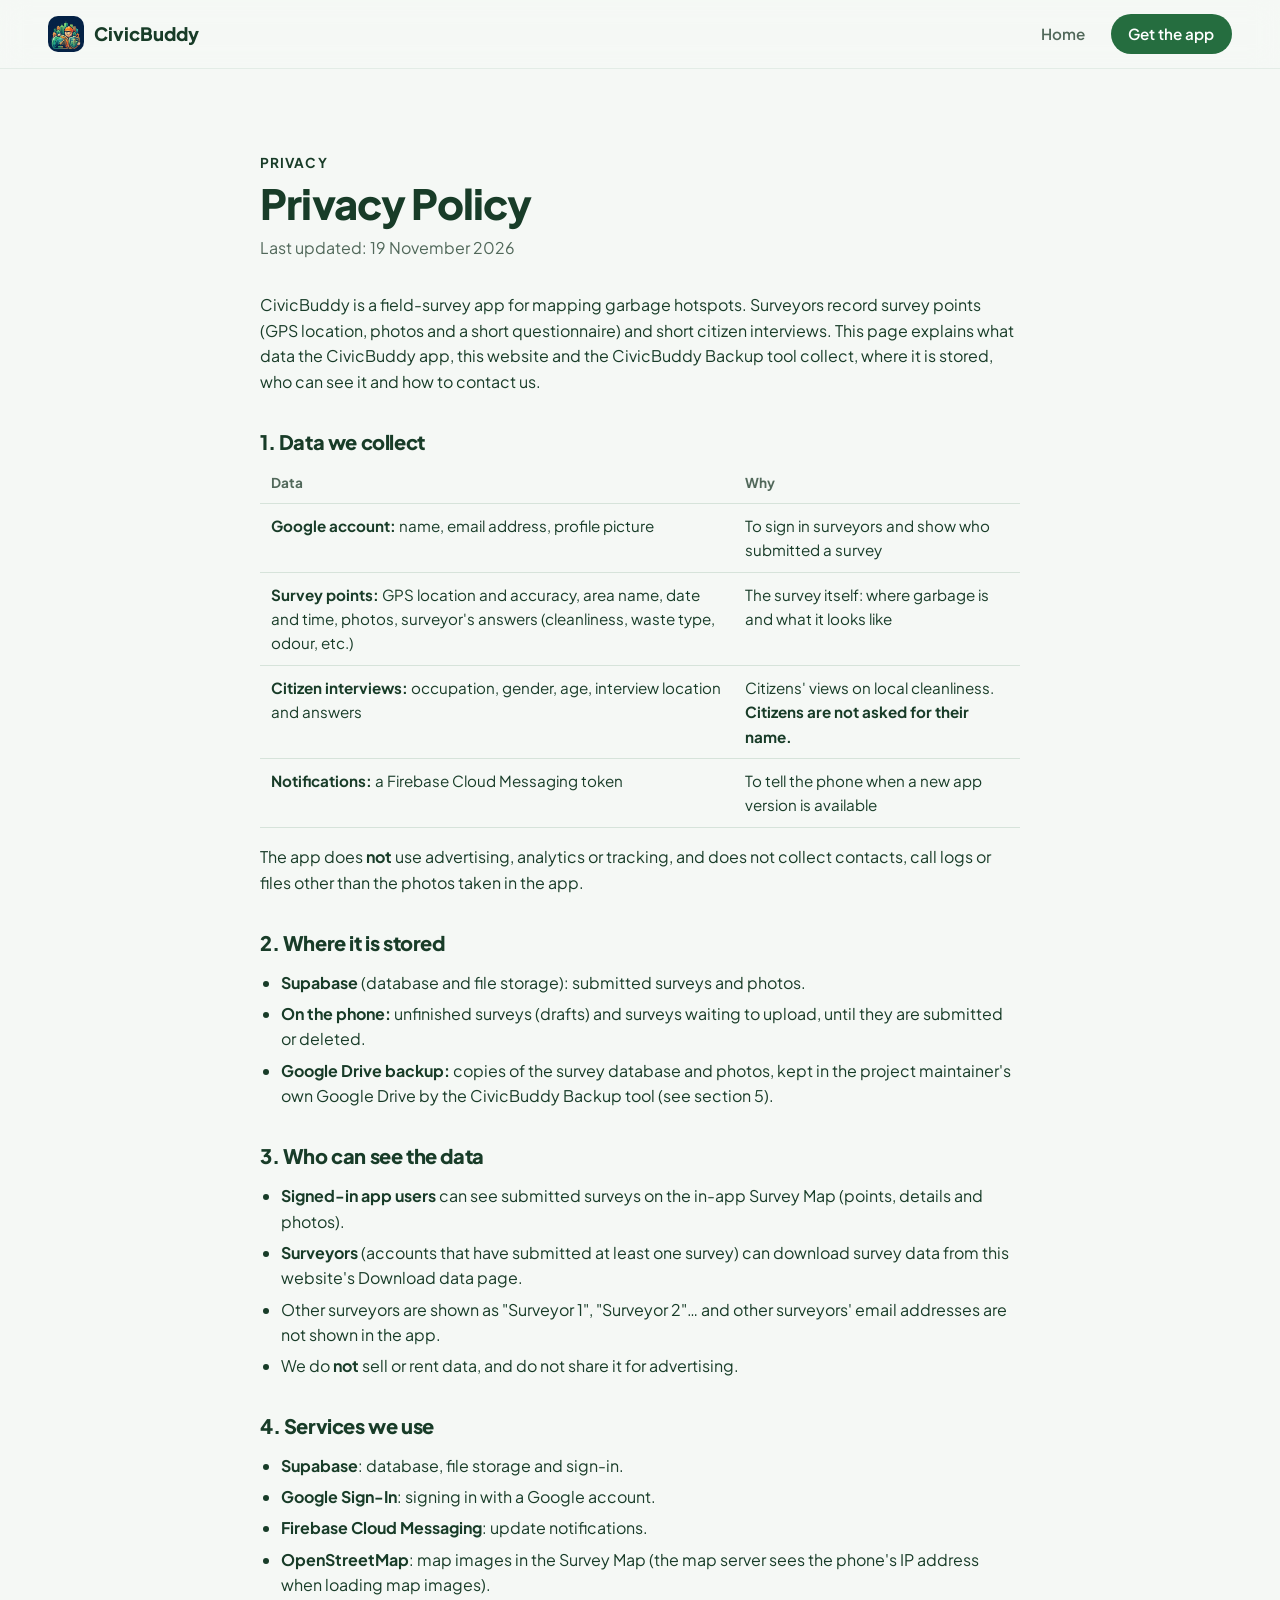
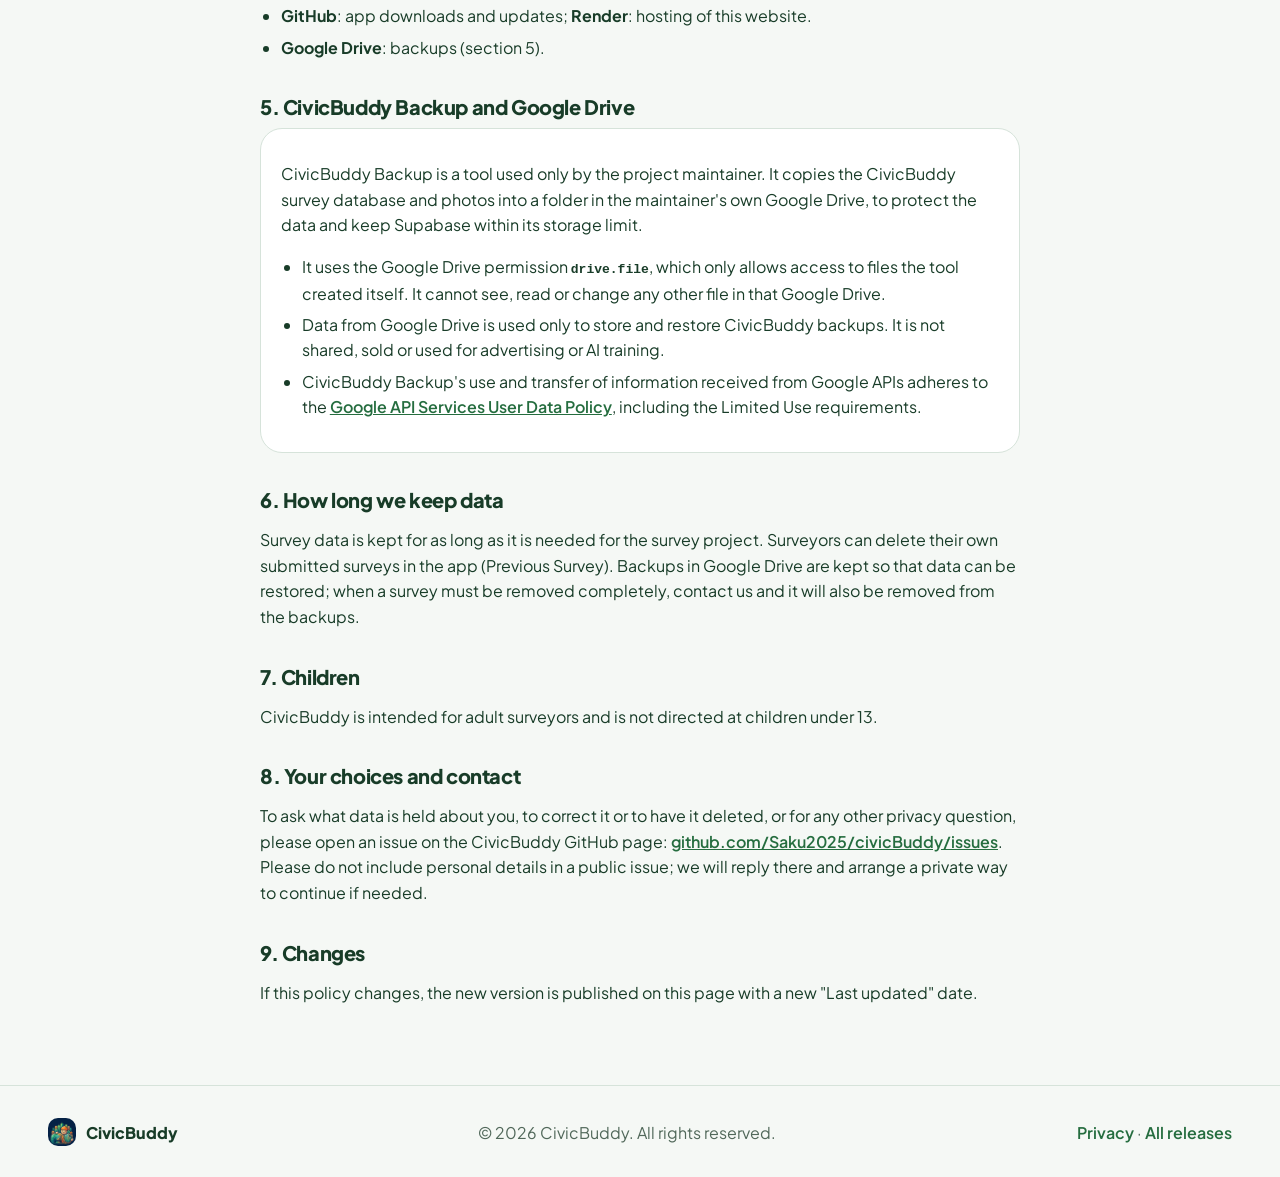
<file: webpage/privacy.html>
<!doctype html>
<html lang="en">
<head>
  <meta charset="utf-8">
  <meta name="viewport" content="width=device-width, initial-scale=1">
  <title>Privacy Policy · CivicBuddy</title>
  <meta name="description" content="What data the CivicBuddy app and its backup collect, where it is stored, who can see it and how to contact us.">
  <meta name="theme-color" content="#256D3F">
  <link rel="icon" href="app-icon.png">
  <link rel="preconnect" href="https://fonts.googleapis.com">
  <link rel="preconnect" href="https://fonts.gstatic.com" crossorigin>
  <link href="https://fonts.googleapis.com/css2?family=Plus+Jakarta+Sans:wght@400;500;600;700;800&display=swap" rel="stylesheet">
  <link rel="stylesheet" href="styles.css">
  <style>
    .policy { max-width: 760px; margin: 0 auto; padding: clamp(2.5rem, 7vw, 5rem) 0 4rem; }
    .policy h1 { margin: 0.4rem 0 0.4rem; font-size: clamp(2rem, 5vw, 2.6rem); line-height: 1.15; }
    .policy .updated { color: var(--muted); margin: 0 0 2rem; }
    .policy h2 { margin: 2.2rem 0 0.6rem; font-size: 1.25rem; }
    .policy p, .policy li { color: var(--ink); }
    .policy ul { padding-left: 1.3rem; }
    .policy li { margin-bottom: 0.35rem; }
    .policy a { color: var(--primary); font-weight: 600; }
    .policy table { width: 100%; border-collapse: collapse; margin: 0.6rem 0 1rem; font-size: 0.95rem; }
    .policy th, .policy td { text-align: left; vertical-align: top; padding: 0.6rem 0.7rem;
      border-bottom: 1px solid var(--line); }
    .policy th { color: var(--muted); font-weight: 700; font-size: 0.85rem; }
    .policy .card { background: var(--surface); border: 1px solid var(--line); border-radius: var(--radius);
      padding: 1rem 1.25rem; }
    .eyebrow { color: var(--primary); font-weight: 700; font-size: 0.85rem; margin: 0; }
    @media (max-width: 640px) { .policy table { font-size: 0.88rem; } .policy th, .policy td { padding: 0.5rem 0.4rem; } }
  </style>
</head>
<body>
  <header class="nav">
    <a class="brand" href="index.html">
      <img src="app-icon.png" alt="" width="36" height="36">
      <span>CivicBuddy</span>
    </a>
    <nav class="nav-links">
      <a href="index.html">Home</a>
      <a href="index.html#download" class="nav-cta">Get the app</a>
    </nav>
  </header>

  <main>
    <article class="policy">
      <p class="eyebrow">Privacy</p>
      <h1>Privacy Policy</h1>
      <p class="updated">Last updated: 19 November 2026</p>

      <p>CivicBuddy is a field-survey app for mapping garbage hotspots. Surveyors record
        survey points (GPS location, photos and a short questionnaire) and short citizen
        interviews. This page explains what data the CivicBuddy app, this website and the
        CivicBuddy Backup tool collect, where it is stored, who can see it and how to
        contact us.</p>

      <h2>1. Data we collect</h2>
      <table>
        <tr><th>Data</th><th>Why</th></tr>
        <tr><td><b>Google account:</b> name, email address, profile picture</td>
          <td>To sign in surveyors and show who submitted a survey</td></tr>
        <tr><td><b>Survey points:</b> GPS location and accuracy, area name, date and time,
          photos, surveyor's answers (cleanliness, waste type, odour, etc.)</td>
          <td>The survey itself: where garbage is and what it looks like</td></tr>
        <tr><td><b>Citizen interviews:</b> occupation, gender, age, interview location and
          answers</td>
          <td>Citizens' views on local cleanliness. <b>Citizens are not asked for their
          name.</b></td></tr>
        <tr><td><b>Notifications:</b> a Firebase Cloud Messaging token</td>
          <td>To tell the phone when a new app version is available</td></tr>
      </table>
      <p>The app does <b>not</b> use advertising, analytics or tracking, and does not
        collect contacts, call logs or files other than the photos taken in the app.</p>

      <h2>2. Where it is stored</h2>
      <ul>
        <li><b>Supabase</b> (database and file storage): submitted surveys and photos.</li>
        <li><b>On the phone:</b> unfinished surveys (drafts) and surveys waiting to upload,
          until they are submitted or deleted.</li>
        <li><b>Google Drive backup:</b> copies of the survey database and photos, kept in
          the project maintainer's own Google Drive by the CivicBuddy Backup tool (see
          section 5).</li>
      </ul>

      <h2>3. Who can see the data</h2>
      <ul>
        <li><b>Signed-in app users</b> can see submitted surveys on the in-app Survey Map
          (points, details and photos).</li>
        <li><b>Surveyors</b> (accounts that have submitted at least one survey) can download
          survey data from this website's Download data page.</li>
        <li>Other surveyors are shown as "Surveyor 1", "Surveyor 2"… and other surveyors'
          email addresses are not shown in the app.</li>
        <li>We do <b>not</b> sell or rent data, and do not share it for advertising.</li>
      </ul>

      <h2>4. Services we use</h2>
      <ul>
        <li><b>Supabase</b>: database, file storage and sign-in.</li>
        <li><b>Google Sign-In</b>: signing in with a Google account.</li>
        <li><b>Firebase Cloud Messaging</b>: update notifications.</li>
        <li><b>OpenStreetMap</b>: map images in the Survey Map (the map server sees the
          phone's IP address when loading map images).</li>
        <li><b>GitHub</b>: app downloads and updates; <b>Render</b>: hosting of this website.</li>
        <li><b>Google Drive</b>: backups (section 5).</li>
      </ul>

      <h2>5. CivicBuddy Backup and Google Drive</h2>
      <div class="card">
        <p>CivicBuddy Backup is a tool used only by the project maintainer. It copies the
          CivicBuddy survey database and photos into a folder in the maintainer's own Google
          Drive, to protect the data and keep Supabase within its storage limit.</p>
        <ul>
          <li>It uses the Google Drive permission <b><code>drive.file</code></b>, which only
            allows access to files the tool created itself. It cannot see, read or change any
            other file in that Google Drive.</li>
          <li>Data from Google Drive is used only to store and restore CivicBuddy backups. It
            is not shared, sold or used for advertising or AI training.</li>
          <li>CivicBuddy Backup's use and transfer of information received from Google APIs
            adheres to the
            <a href="https://developers.google.com/terms/api-services-user-data-policy">Google
            API Services User Data Policy</a>, including the Limited Use requirements.</li>
        </ul>
      </div>

      <h2>6. How long we keep data</h2>
      <p>Survey data is kept for as long as it is needed for the survey project. Surveyors
        can delete their own submitted surveys in the app (Previous Survey). Backups in
        Google Drive are kept so that data can be restored; when a survey must be removed
        completely, contact us and it will also be removed from the backups.</p>

      <h2>7. Children</h2>
      <p>CivicBuddy is intended for adult surveyors and is not directed at children under
        13.</p>

      <h2>8. Your choices and contact</h2>
      <p>To ask what data is held about you, to correct it or to have it deleted, or for any
        other privacy question, please open an issue on the CivicBuddy GitHub page:
        <a href="https://github.com/Saku2025/civicBuddy/issues">github.com/Saku2025/civicBuddy/issues</a>.
        Please do not include personal details in a public issue; we will reply there and
        arrange a private way to continue if needed.</p>

      <h2>9. Changes</h2>
      <p>If this policy changes, the new version is published on this page with a new
        "Last updated" date.</p>
    </article>
  </main>

  <footer class="footer">
    <div class="brand">
      <img src="app-icon.png" alt="" width="28" height="28">
      <span>CivicBuddy</span>
    </div>
    <p class="copyright">© <span data-year>2026</span> CivicBuddy. All rights reserved.</p>
    <span class="footer-links"><a href="privacy.html">Privacy</a> · <a href="https://github.com/Saku2025/civicBuddy/releases">All releases</a></span>
  </footer>
  <script>document.querySelectorAll('[data-year]').forEach((el) => { el.textContent = new Date().getFullYear(); });</script>
</body>
</html>
</file>
<file: webpage/styles.css>
/* CivicBuddy landing page. Colours follow the app theme in lib/main.dart. */

:root {
  --bg: #f5f8f5;
  --surface: #ffffff;
  --surface-2: #eff4f0;
  --ink: #183c28;
  --muted: #51685a;
  --line: #d6e3da;
  --primary: #256d3f;
  --primary-2: #4caf70;
  --primary-soft: #e0f0e5;
  --on-primary: #ffffff;
  --accent: #f2b544;
  --shadow: 0 24px 60px -24px rgba(24, 60, 40, 0.35);
  --blob-1: #8ed5a5;
  --blob-2: #f6d58b;
  --blob-3: #9fd8c8;
  --radius: 22px;
  color-scheme: light;
}

@media (prefers-color-scheme: dark) {
  :root:not([data-theme="light"]) {
    --bg: #0f1712;
    --surface: #18221c;
    --surface-2: #26352c;
    --ink: #f1f7f3;
    --muted: #a7bcae;
    --line: #2c3d32;
    --primary: #65c98a;
    --primary-2: #8ed5a5;
    --primary-soft: #1f4d32;
    --on-primary: #00391b;
    --accent: #f2c66d;
    --shadow: 0 24px 60px -24px rgba(0, 0, 0, 0.7);
    --blob-1: #1f6b3e;
    --blob-2: #5b4a1d;
    --blob-3: #16524a;
    color-scheme: dark;
  }
}

:root[data-theme="dark"] {
  --bg: #0f1712;
  --surface: #18221c;
  --surface-2: #26352c;
  --ink: #f1f7f3;
  --muted: #a7bcae;
  --line: #2c3d32;
  --primary: #65c98a;
  --primary-2: #8ed5a5;
  --primary-soft: #1f4d32;
  --on-primary: #00391b;
  --accent: #f2c66d;
  --shadow: 0 24px 60px -24px rgba(0, 0, 0, 0.7);
  --blob-1: #1f6b3e;
  --blob-2: #5b4a1d;
  --blob-3: #16524a;
  color-scheme: dark;
}

* { box-sizing: border-box; }

html { scroll-behavior: smooth; }

body {
  margin: 0;
  background: var(--bg);
  color: var(--ink);
  font-family: "Plus Jakarta Sans", system-ui, -apple-system, "Segoe UI", sans-serif;
  line-height: 1.6;
  overflow-x: hidden;
  transition: background 0.4s ease, color 0.4s ease;
}

.bn { font-family: "Noto Sans Bengali", "Plus Jakarta Sans", sans-serif; }

a { color: inherit; }

svg {
  width: 1.2em;
  height: 1.2em;
  fill: none;
  stroke: currentColor;
  stroke-width: 1.8;
  stroke-linecap: round;
  stroke-linejoin: round;
  flex: none;
}

h1, h2, h3 { line-height: 1.15; margin: 0; letter-spacing: -0.02em; }

h1 { font-size: clamp(2.3rem, 5.5vw, 4rem); font-weight: 800; }
h2 { font-size: clamp(1.7rem, 3.6vw, 2.6rem); font-weight: 800; }
h3 { font-size: 1.15rem; font-weight: 700; }

.lead { color: var(--muted); font-size: clamp(1rem, 1.6vw, 1.15rem); max-width: 56ch; }

.eyebrow {
  display: inline-flex;
  align-items: center;
  gap: 0.5rem;
  margin: 0 0 1rem;
  color: var(--primary);
  font-weight: 700;
  font-size: 0.85rem;
  letter-spacing: 0.08em;
  text-transform: uppercase;
}

.eyebrow .dot {
  width: 8px;
  height: 8px;
  border-radius: 50%;
  background: var(--primary-2);
  box-shadow: 0 0 0 0 var(--primary-2);
  animation: ping 2s infinite;
}

/* ---------- Background ---------- */

.bg { position: fixed; inset: 0; z-index: -1; overflow: hidden; pointer-events: none; }

.blob {
  position: absolute;
  width: 46vmax;
  height: 46vmax;
  border-radius: 50%;
  filter: blur(80px);
  opacity: 0.45;
  animation: drift 22s ease-in-out infinite alternate;
}

.blob-1 { background: var(--blob-1); top: -18vmax; left: -12vmax; }
.blob-2 { background: var(--blob-2); top: 30%; right: -20vmax; animation-delay: -7s; opacity: 0.3; }
.blob-3 { background: var(--blob-3); bottom: -22vmax; left: 20%; animation-delay: -14s; }

.grid {
  position: absolute;
  inset: 0;
  background-image:
    linear-gradient(var(--line) 1px, transparent 1px),
    linear-gradient(90deg, var(--line) 1px, transparent 1px);
  background-size: 56px 56px;
  opacity: 0.35;
  mask-image: radial-gradient(ellipse at 50% 0%, #000 0%, transparent 70%);
}

/* ---------- Nav ---------- */

.nav {
  position: sticky;
  top: 0;
  z-index: 10;
  display: flex;
  align-items: center;
  gap: 1rem;
  padding: 0.85rem clamp(16px, 4vw, 48px);
  backdrop-filter: blur(14px);
  background: color-mix(in srgb, var(--bg) 72%, transparent);
  border-bottom: 1px solid color-mix(in srgb, var(--line) 60%, transparent);
}

.brand {
  display: inline-flex;
  align-items: center;
  gap: 0.6rem;
  font-weight: 800;
  font-size: 1.15rem;
  text-decoration: none;
}

.brand img { border-radius: 10px; }

.nav-links { display: flex; align-items: center; gap: 1.6rem; margin-left: auto; }

.nav-links a {
  text-decoration: none;
  color: var(--muted);
  font-weight: 600;
  font-size: 0.95rem;
  transition: color 0.2s;
}

.nav-links a:hover { color: var(--ink); }

.nav-links .nav-keep .nav-icon {
  display: none;
  width: 24px;
  height: 24px;
  fill: none;
  stroke: currentColor;
  stroke-width: 1.8;
  stroke-linecap: round;
  stroke-linejoin: round;
}

.nav-links .nav-cta {
  color: var(--on-primary);
  background: var(--primary);
  padding: 0.5rem 1.1rem;
  border-radius: 999px;
}

.nav-links .nav-cta:hover { color: var(--on-primary); filter: brightness(1.08); }

.theme-toggle {
  display: grid;
  place-items: center;
  width: 40px;
  height: 40px;
  border-radius: 50%;
  border: 1px solid var(--line);
  background: var(--surface);
  color: var(--ink);
  cursor: pointer;
  transition: transform 0.3s;
}

.theme-toggle:hover { transform: rotate(20deg); }
.theme-toggle .icon-moon { display: none; }
:root[data-theme="dark"] .theme-toggle .icon-sun { display: none; }
:root[data-theme="dark"] .theme-toggle .icon-moon { display: block; }

@media (prefers-color-scheme: dark) {
  :root:not([data-theme="light"]) .theme-toggle .icon-sun { display: none; }
  :root:not([data-theme="light"]) .theme-toggle .icon-moon { display: block; }
}

/* ---------- Buttons ---------- */

.btn {
  display: inline-flex;
  align-items: center;
  justify-content: center;
  gap: 0.55rem;
  padding: 0.9rem 1.5rem;
  border-radius: 999px;
  font-weight: 700;
  text-decoration: none;
  transition: transform 0.2s, box-shadow 0.2s, background 0.2s;
}

.btn:hover { transform: translateY(-2px); }

.btn-primary {
  color: var(--on-primary);
  background: linear-gradient(135deg, var(--primary), var(--primary-2));
  box-shadow: 0 12px 30px -10px color-mix(in srgb, var(--primary) 70%, transparent);
}

.btn-primary:hover { box-shadow: 0 18px 36px -12px color-mix(in srgb, var(--primary) 80%, transparent); }

.btn-ghost { border: 1.5px solid var(--line); background: var(--surface); }
.btn-ghost:hover { border-color: var(--primary); }

.btn-lg { padding: 1.05rem 1.9rem; font-size: 1.05rem; }

/* ---------- Hero ---------- */

main { padding: 0 clamp(16px, 4vw, 48px); }

.hero {
  display: grid;
  grid-template-columns: 1.1fr 0.9fr;
  align-items: center;
  gap: clamp(2rem, 5vw, 4rem);
  max-width: 1180px;
  margin: 0 auto;
  padding: clamp(3rem, 8vw, 6rem) 0 3rem;
}

.hero h1 { margin-bottom: 1.2rem; }

.shine {
  background: linear-gradient(100deg, var(--primary) 20%, var(--primary-2) 40%, var(--accent) 50%, var(--primary-2) 60%, var(--primary) 80%);
  background-size: 250% 100%;
  -webkit-background-clip: text;
  background-clip: text;
  color: transparent;
  animation: shine 6s linear infinite;
}

.cta-row { display: flex; flex-wrap: wrap; gap: 0.8rem; margin: 2rem 0 1rem; }

.meta { color: var(--muted); font-size: 0.9rem; margin: 0; }

.hero-visual {
  position: relative;
  display: grid;
  place-items: center;
  min-height: 560px;
}

/* Phone mock-up of the Start Survey screen */
.phone {
  position: relative;
  width: 290px;
  height: 580px;
  padding: 14px;
  border-radius: 46px;
  background: #0d1410;
  box-shadow: var(--shadow), inset 0 0 0 2px #2b3a30;
  animation: float 6s ease-in-out infinite;
}

.phone-notch {
  position: absolute;
  top: 22px;
  left: 50%;
  width: 84px;
  height: 22px;
  translate: -50% 0;
  border-radius: 999px;
  background: #0d1410;
  z-index: 2;
}

.screen {
  height: 100%;
  border-radius: 34px;
  padding: 54px 14px 14px;
  background: #f5f8f5;
  color: #183c28;
  display: flex;
  flex-direction: column;
  gap: 10px;
  font-size: 0.78rem;
  overflow: hidden;
}

.app-bar { display: flex; justify-content: space-between; align-items: center; font-size: 1rem; }

.avatar {
  display: grid;
  place-items: center;
  width: 28px;
  height: 28px;
  border-radius: 50%;
  background: #e0f0e5;
  font-weight: 700;
  font-size: 0.75rem;
}

.survey-card {
  display: grid;
  gap: 2px;
  padding: 12px;
  border-radius: 16px;
  background: #e0f0e5;
}

.survey-card b { font-size: 0.95rem; }
.survey-card small { color: #3d5a47; }

.point-card {
  padding: 12px;
  border-radius: 16px;
  background: #fff;
  border: 1px solid #d6e3da;
}

.point-card p { margin: 2px 0; color: #3d5a47; }

.point-head { display: flex; align-items: center; gap: 8px; margin-bottom: 4px; font-size: 0.9rem; }

.badge {
  display: grid;
  place-items: center;
  width: 24px;
  height: 24px;
  border-radius: 50%;
  background: #e0f0e5;
  font-weight: 700;
}

.pin-pulse { margin-left: auto; position: relative; width: 12px; height: 12px; }

.pin-pulse i,
.pin-pulse::after {
  position: absolute;
  inset: 0;
  border-radius: 50%;
  background: #4caf70;
  content: "";
}

.pin-pulse::after { animation: ping 1.8s infinite; background: transparent; box-shadow: 0 0 0 0 #4caf70; }

.thumbs { display: flex; gap: 6px; margin: 10px 0; }

.thumb {
  width: 46px;
  height: 46px;
  border-radius: 10px;
  opacity: 0;
  animation: pop 0.5s forwards;
}

.t1 { background: linear-gradient(135deg, #8a9b6e, #4f5d3a); animation-delay: 1s; }
.t2 { background: linear-gradient(135deg, #b8a27a, #6d5a3b); animation-delay: 1.4s; }
.t3 { background: linear-gradient(135deg, #7d9a92, #3f5a52); animation-delay: 1.8s; }

.thumb.add {
  display: grid;
  place-items: center;
  border: 1.5px dashed #4caf70;
  color: #256d3f;
  font-size: 1.2rem;
  animation-delay: 2.2s;
}

.progress-row { display: flex; justify-content: space-between; font-weight: 600; }
.progress-row b { color: #256d3f; }

.bar { height: 6px; margin-top: 6px; border-radius: 999px; background: #eff4f0; overflow: hidden; }

.bar span {
  display: block;
  height: 100%;
  width: 0;
  border-radius: inherit;
  background: linear-gradient(90deg, #256d3f, #4caf70);
  animation: fill 2.4s 1s ease-out forwards;
}

.submit-btn {
  margin-top: auto;
  padding: 12px;
  border-radius: 14px;
  text-align: center;
  font-weight: 700;
  color: #fff;
  background: #256d3f;
}

.chip {
  position: absolute;
  display: inline-flex;
  align-items: center;
  gap: 0.45rem;
  padding: 0.6rem 0.95rem;
  border-radius: 999px;
  background: var(--surface);
  border: 1px solid var(--line);
  box-shadow: var(--shadow);
  font-weight: 700;
  font-size: 0.85rem;
  white-space: nowrap;
  animation: float 5s ease-in-out infinite;
}

.chip svg { color: var(--primary); }
.chip-gps { top: 14%; left: -2%; animation-delay: -1s; }
.chip-photo { top: 46%; right: -4%; animation-delay: -2.5s; }
.chip-cloud { bottom: 12%; left: 2%; animation-delay: -4s; }

/* ---------- Stats ---------- */

.stats {
  display: grid;
  grid-template-columns: repeat(4, 1fr);
  gap: 1rem;
  max-width: 1180px;
  margin: 1rem auto 0;
  padding: 1.6rem;
  border-radius: var(--radius);
  background: color-mix(in srgb, var(--surface) 80%, transparent);
  border: 1px solid var(--line);
  backdrop-filter: blur(10px);
}

.stats div { display: grid; gap: 0.2rem; text-align: center; }
.stats b { font-size: clamp(1.8rem, 4vw, 2.6rem); font-weight: 800; color: var(--primary); }
.stats span { color: var(--muted); font-size: 0.9rem; }

/* ---------- Sections ---------- */

.section { max-width: 1180px; margin: 0 auto; padding: clamp(4rem, 9vw, 7rem) 0 0; }
.section > h2 { max-width: 22ch; margin-bottom: 2.5rem; }

.steps {
  position: relative;
  display: grid;
  grid-template-columns: repeat(4, 1fr);
  gap: 1.2rem;
  margin: 0;
  padding: 0;
  list-style: none;
}

.step {
  position: relative;
  padding: 1.6rem;
  border-radius: var(--radius);
  background: var(--surface);
  border: 1px solid var(--line);
  transition: transform 0.3s, box-shadow 0.3s;
}

.step:hover { transform: translateY(-6px); box-shadow: var(--shadow); }
.step h3 { margin: 1rem 0 0.5rem; }
.step p { margin: 0; color: var(--muted); }

.step-num {
  display: grid;
  place-items: center;
  width: 44px;
  height: 44px;
  border-radius: 14px;
  font-weight: 800;
  color: var(--on-primary);
  background: linear-gradient(135deg, var(--primary), var(--primary-2));
}

.features { display: grid; grid-template-columns: repeat(3, 1fr); gap: 1.2rem; }

.feature {
  padding: 1.7rem;
  border-radius: var(--radius);
  background: var(--surface);
  border: 1px solid var(--line);
  transition: transform 0.3s, box-shadow 0.3s, border-color 0.3s;
}

.feature:hover { transform: translateY(-6px); box-shadow: var(--shadow); border-color: var(--primary-2); }
.feature h3 { margin: 1.1rem 0 0.4rem; }
.feature p { margin: 0; color: var(--muted); }

.f-icon {
  display: grid;
  place-items: center;
  width: 52px;
  height: 52px;
  border-radius: 16px;
  color: var(--primary);
  background: var(--primary-soft);
  font-size: 1.35rem;
  transition: transform 0.4s;
}

.feature:hover .f-icon { transform: rotate(-8deg) scale(1.08); }

.f-icon.big { width: 72px; height: 72px; border-radius: 22px; font-size: 1.9rem; }

/* Bilingual question card */
.split { display: grid; grid-template-columns: 1fr 1fr; gap: clamp(2rem, 5vw, 4rem); align-items: center; }
.split h2 { margin-bottom: 1rem; }
.split h2 .bn { color: var(--primary); }

.q-card {
  padding: 1.8rem;
  border-radius: var(--radius);
  background: var(--surface);
  border: 1px solid var(--line);
  box-shadow: var(--shadow);
}

.q-dots { display: flex; gap: 6px; margin-bottom: 1.2rem; }

.q-dots span {
  width: 8px;
  height: 8px;
  border-radius: 999px;
  background: var(--line);
  transition: width 0.4s, background 0.4s;
}

.q-dots span.active { width: 26px; background: var(--primary); }

.q-body { transition: opacity 0.4s, transform 0.4s; }
.q-body.swap { opacity: 0; transform: translateY(10px); }
.q-en { margin: 0 0 0.4rem; font-weight: 700; font-size: 1.1rem; }
.q-bn { margin: 0 0 1.2rem; color: var(--muted); font-size: 1.05rem; }

.q-options { display: flex; flex-wrap: wrap; gap: 0.5rem; }

.q-options span {
  padding: 0.45rem 0.9rem;
  border-radius: 999px;
  border: 1.5px solid var(--line);
  font-size: 0.9rem;
  font-weight: 600;
}

.q-options .picked {
  color: var(--on-primary);
  background: var(--primary);
  border-color: var(--primary);
}

/* Privacy */
.privacy {
  display: flex;
  align-items: center;
  gap: 1.6rem;
  margin-top: clamp(4rem, 9vw, 7rem);
  padding: 2rem;
  border-radius: var(--radius);
  background: var(--primary-soft);
}

.privacy h2 { font-size: clamp(1.4rem, 2.6vw, 1.9rem); margin-bottom: 0.4rem; }
.privacy p { margin: 0; color: var(--muted); }
.privacy .f-icon { background: var(--surface); }

/* Download */
.download { padding-bottom: 0; }

/* Install & update guide */
.guide { padding-bottom: clamp(4rem, 9vw, 7rem); }
.guide > h2 { margin-bottom: 1rem; }
.guide > .lead { margin: 0 0 2rem; }

.guide-tabs {
  display: inline-flex;
  gap: 0.3rem;
  padding: 0.3rem;
  margin-bottom: 2rem;
  border-radius: 999px;
  background: var(--surface);
  border: 1px solid var(--line);
}

.guide-tab {
  padding: 0.65rem 1.2rem;
  border: 0;
  border-radius: 999px;
  background: transparent;
  color: var(--muted);
  font: inherit;
  font-weight: 700;
  cursor: pointer;
  transition: background 0.25s, color 0.25s;
}

.guide-tab.active { color: var(--on-primary); background: var(--primary); }

.guide-steps {
  display: grid;
  grid-template-columns: repeat(3, 1fr);
  gap: 1.4rem;
  margin: 0;
  padding: 0;
  list-style: none;
  counter-reset: guide;
}

.guide-steps[hidden] { display: none; }

.guide-step {
  position: relative;
  counter-increment: guide;
  padding: 1.2rem;
  border-radius: var(--radius);
  background: var(--surface);
  border: 1px solid var(--line);
  animation: pop 0.45s both;
  animation-delay: calc(var(--i, 0) * 70ms);
}

/* Step number badge */
.guide-step::before {
  content: counter(guide);
  position: absolute;
  top: 0.8rem;
  left: 0.8rem;
  z-index: 1;
  display: grid;
  place-items: center;
  width: 34px;
  height: 34px;
  border-radius: 11px;
  font-weight: 800;
  color: var(--on-primary);
  background: linear-gradient(135deg, var(--primary), var(--primary-2));
  box-shadow: var(--shadow);
}

.guide-shot {
  display: block;
  width: min(100%, 220px);
  height: auto;
  aspect-ratio: 426 / 900;
  margin: 0 auto;
  object-fit: cover;
  border-radius: 22px;
  border: 6px solid #0d1410;
  box-shadow: var(--shadow);
  background: var(--surface-2);
}

.guide-shot-icon {
  display: flex;
  flex-direction: column;
  align-items: center;
  justify-content: center;
  gap: 1.2rem;
  padding: 1rem;
  color: var(--primary);
  font-size: 3rem;
  background: var(--primary-soft);
}

.guide-shot-icon .btn { font-size: 0.9rem; padding: 0.7rem 1.1rem; width: auto; }
.guide-step h3 { margin: 1.1rem 0 0.4rem; }
.guide-step p { margin: 0; color: var(--muted); font-size: 0.95rem; }

.download-card {
  position: relative;
  display: grid;
  grid-template-columns: 1.2fr 0.8fr;
  gap: clamp(2rem, 5vw, 4rem);
  align-items: center;
  padding: clamp(1.8rem, 5vw, 3.5rem);
  border-radius: 32px;
  background: var(--surface);
  border: 1px solid var(--line);
  box-shadow: var(--shadow);
  overflow: hidden;
}

.download-card::before {
  content: "";
  position: absolute;
  inset: -40% -10% auto auto;
  width: 420px;
  height: 420px;
  border-radius: 50%;
  background: radial-gradient(circle, color-mix(in srgb, var(--primary-2) 35%, transparent), transparent 70%);
  pointer-events: none;
}

.download-copy h2 { margin-bottom: 0.8rem; }
.download-copy .btn { margin: 1.4rem 0 0.8rem; }

.install-steps { margin: 1.4rem 0 0; padding-left: 1.2rem; color: var(--muted); }
.install-steps li { margin: 0.3rem 0; }

.qr-wrap { display: grid; justify-items: center; gap: 0.8rem; font-weight: 700; color: var(--muted); }

.qr {
  position: relative;
  width: min(240px, 70vw);
  aspect-ratio: 1;
  padding: 16px;
  border-radius: 24px;
  background: #fff;
  box-shadow: 0 0 0 6px var(--primary-soft), var(--shadow);
  overflow: hidden;
}

.qr svg { width: 100%; height: 100%; display: block; stroke: none; }

.qr-scan {
  position: absolute;
  left: 8%;
  right: 8%;
  height: 3px;
  border-radius: 3px;
  background: linear-gradient(90deg, transparent, var(--primary-2), transparent);
  box-shadow: 0 0 16px 4px color-mix(in srgb, var(--primary-2) 60%, transparent);
  animation: scan 2.8s ease-in-out infinite;
}

.qr-fallback { display: grid; place-items: center; height: 100%; text-align: center; color: #256d3f; font-size: 0.9rem; }

/* Footer */
.footer {
  display: flex;
  flex-wrap: wrap;
  align-items: center;
  justify-content: space-between;
  gap: 1rem;
  padding: 2rem clamp(16px, 4vw, 48px);
  border-top: 1px solid var(--line);
  color: var(--muted);
}

.footer p { margin: 0; }
.footer .brand { color: var(--ink); font-size: 1rem; }
.footer a:not(.brand) { font-weight: 600; color: var(--primary); text-decoration: none; }

/* ---------- Scroll reveal ---------- */

.reveal {
  opacity: 0;
  transform: translateY(28px);
  transition: opacity 0.8s cubic-bezier(0.2, 0.7, 0.2, 1), transform 0.8s cubic-bezier(0.2, 0.7, 0.2, 1);
  transition-delay: var(--delay, 0s);
}

.reveal.visible { opacity: 1; transform: none; }

/* ---------- Keyframes ---------- */

@keyframes float { 50% { transform: translateY(-14px); } }
@keyframes drift { to { transform: translate(8vmax, 6vmax) scale(1.15); } }
@keyframes shine { to { background-position: -250% 0; } }
@keyframes ping { 70% { box-shadow: 0 0 0 10px transparent; } 100% { box-shadow: 0 0 0 0 transparent; } }
@keyframes pop { from { opacity: 0; transform: scale(0.6); } to { opacity: 1; transform: scale(1); } }
@keyframes fill { to { width: 100%; } }
@keyframes scan { 0%, 100% { top: 8%; } 50% { top: 90%; } }

/* ---------- Responsive ---------- */

@media (max-width: 960px) {
  .hero, .split, .download-card { grid-template-columns: 1fr; }
  .hero { text-align: center; }
  .hero .lead { margin-inline: auto; }
  .cta-row { justify-content: center; }
  .hero-visual { min-height: 520px; }
  .steps { grid-template-columns: repeat(2, 1fr); }
  .features { grid-template-columns: repeat(2, 1fr); }
  .stats { grid-template-columns: repeat(2, 1fr); }
  .guide-steps { grid-template-columns: repeat(2, 1fr); }
}

/* Phones: swipe through the guide steps one card at a time. */
@media (max-width: 640px) {
  .guide-steps {
    display: flex;
    gap: 1rem;
    margin: 0 calc(-1 * clamp(16px, 4vw, 48px));
    padding: 0 clamp(16px, 4vw, 48px) 1rem;
    overflow-x: auto;
    scroll-snap-type: x mandatory;
    scrollbar-width: none;
  }
  .guide-steps::-webkit-scrollbar { display: none; }
  .guide-step { flex: 0 0 82%; scroll-snap-align: center; }
  .guide-tabs { display: flex; }
  .guide-tab { flex: 1; padding-inline: 0.6rem; }
}

@media (max-width: 640px) {
  .nav-links a:not(.nav-cta):not(.nav-keep) { display: none; }
  /* "Download data" shrinks to a table icon. */
  .nav { gap: 0.5rem; }
  .nav .brand { font-size: 1rem; gap: 0.45rem; }
  .nav .brand img { width: 30px; height: 30px; }
  .theme-toggle { width: 36px; height: 36px; flex: none; }
  .nav-links { gap: 0.75rem; }
  .nav-links .nav-cta { padding: 0.45rem 0.9rem; white-space: nowrap; }
  .nav-links .nav-keep span { display: none; }
  .nav-links .nav-keep .nav-icon { display: block; }
  .steps, .features { grid-template-columns: 1fr; }
  .phone { width: 250px; height: 510px; }
  .chip { font-size: 0.75rem; padding: 0.5rem 0.8rem; }
  .chip-gps { left: 0; }
  .chip-photo { right: 0; }
  .privacy { flex-direction: column; text-align: center; }
  .btn { width: 100%; }
}

@media (prefers-reduced-motion: reduce) {
  *, *::before, *::after {
    animation: none !important;
    transition: none !important;
  }
  .reveal { opacity: 1; transform: none; }
  .thumb { opacity: 1; }
  .bar span { width: 100%; }
}
</file>
